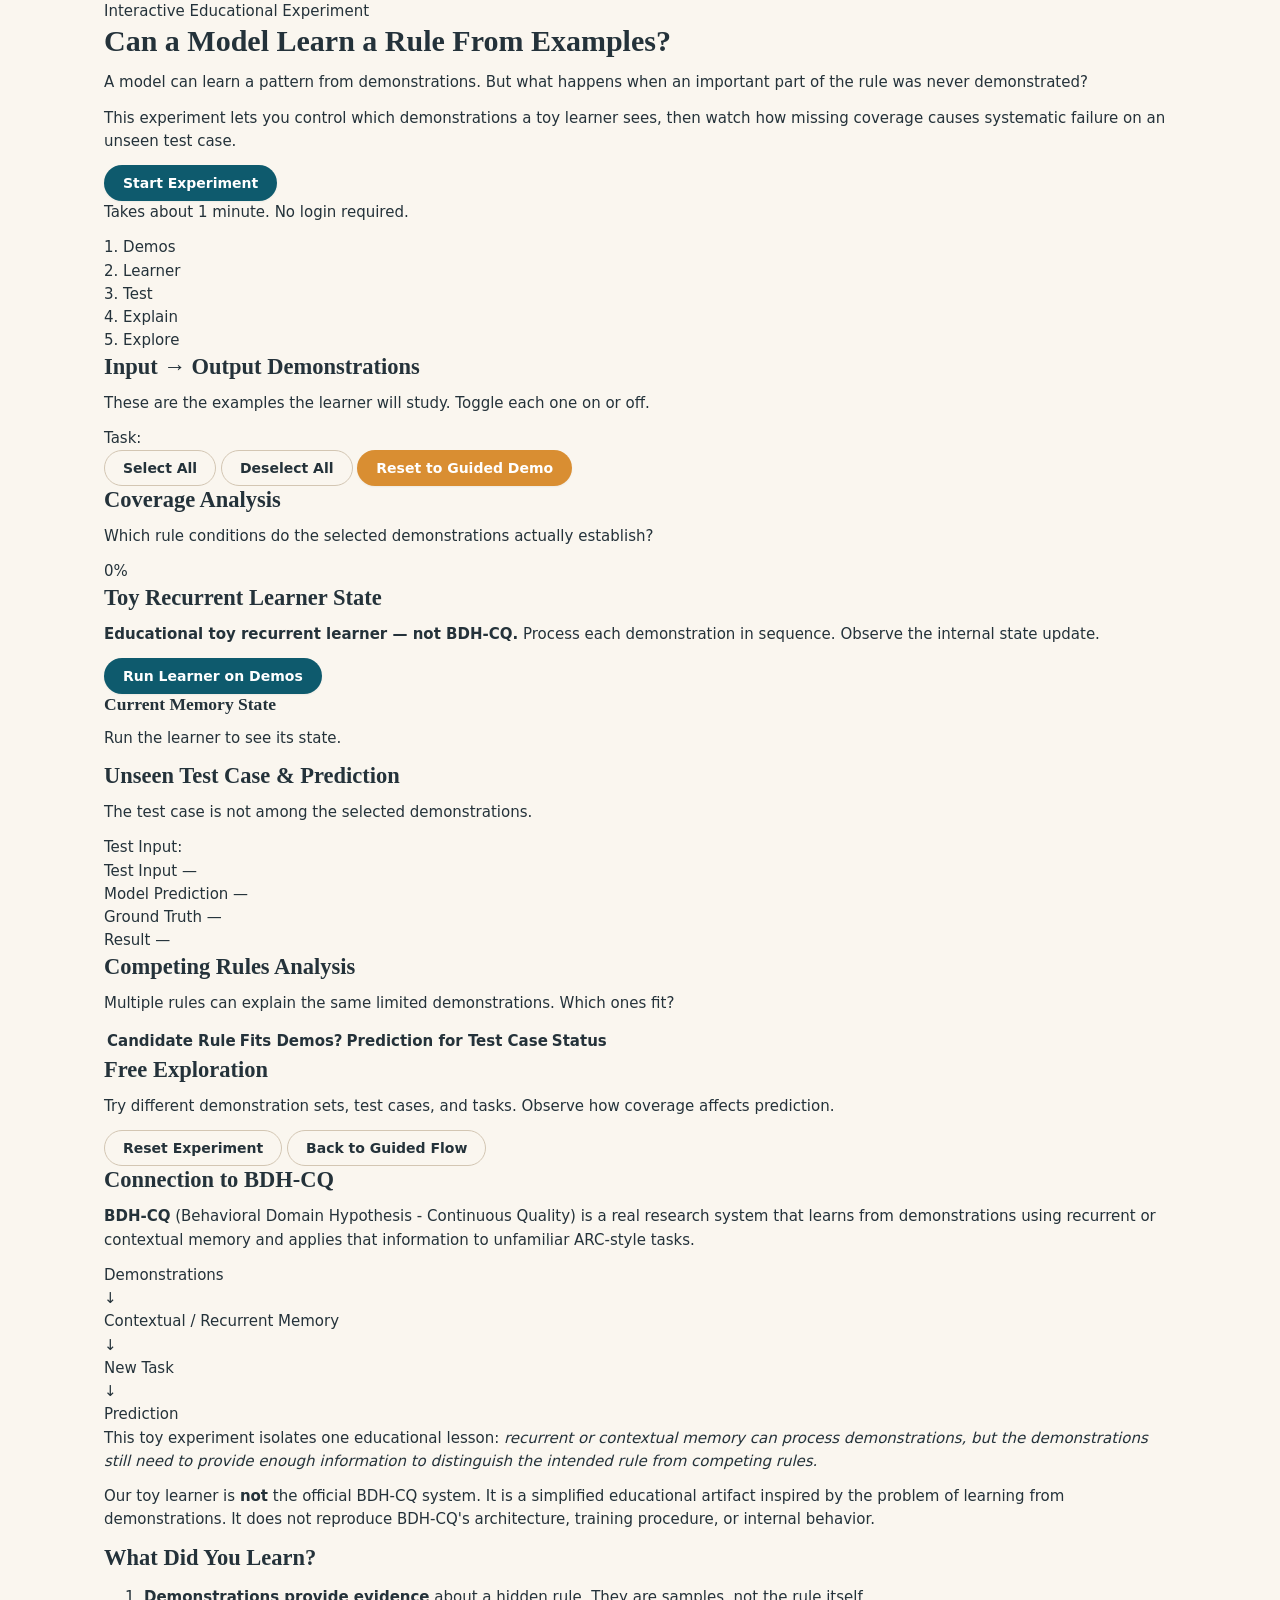
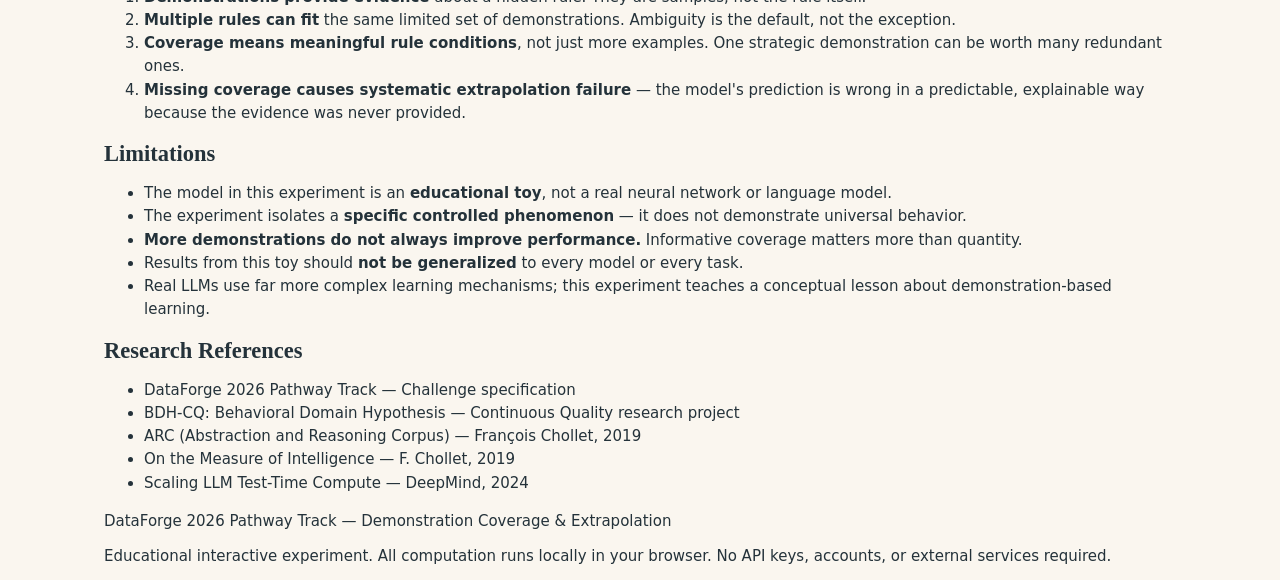
<file: index.html>
<!DOCTYPE html>
<html lang="en">
<head>
  <meta charset="UTF-8" />
  <meta name="viewport" content="width=device-width, initial-scale=1.0" />
  <title>Can a Model Learn a Rule From Examples?</title>
  <link rel="icon" href="data:image/svg+xml,<svg xmlns='http://www.w3.org/2000/svg' viewBox='0 0 100 100'><rect width='100' height='100' rx='18' fill='%233b6cb4'/><text x='50' y='66' font-size='44' text-anchor='middle' fill='white' font-family='system-ui'>R</text></svg>" />
  <link rel="stylesheet" href="styles.css" />
</head>
<body>

  <!-- ================================================================== -->
  <!-- INTRO                                                              -->
  <!-- ================================================================== -->
  <header class="intro" id="intro">
    <div class="container">
      <span class="intro-badge">Interactive Educational Experiment</span>
      <h1 class="intro-title">Can a Model Learn a Rule From Examples?</h1>
      <p class="intro-lead">
        A model can learn a pattern from demonstrations. But what happens
        when an important part of the rule was never demonstrated?
      </p>
      <p class="intro-sub">
        This experiment lets you control which demonstrations a toy learner
        sees, then watch how missing coverage causes systematic failure on
        an unseen test case.
      </p>
      <button class="btn btn-primary btn-lg" id="btn-start">Start Experiment</button>
      <p class="intro-hint">Takes about 1 minute. No login required.</p>
    </div>
  </header>

  <!-- ================================================================== -->
  <!-- EXPERIMENT                                                         -->
  <!-- ================================================================== -->
  <main class="experiment hidden" id="experiment">

    <!-- Step indicator -->
    <nav class="step-bar" id="step-bar">
      <div class="container step-bar-inner">
        <div class="step-pill active" data-step="1">1. Demos</div>
        <div class="step-pill" data-step="2">2. Learner</div>
        <div class="step-pill" data-step="3">3. Test</div>
        <div class="step-pill" data-step="4">4. Explain</div>
        <div class="step-pill" data-step="5">5. Explore</div>
      </div>
    </nav>

    <div class="container experiment-body">

      <!-- ==================== SECTION 1: Demonstrations ==================== -->
      <section class="panel" id="panel-demos">
        <div class="panel-head">
          <h2>Input → Output Demonstrations</h2>
          <p class="panel-sub">These are the examples the learner will study. Toggle each one on or off.</p>
        </div>

        <div class="task-selector">
          <span class="label-sm">Task:</span>
          <div class="task-tabs" id="task-tabs"></div>
        </div>

        <div class="demo-grid" id="demo-grid"></div>

        <div class="panel-actions">
          <button class="btn btn-ghost" id="btn-select-all">Select All</button>
          <button class="btn btn-ghost" id="btn-deselect-all">Deselect All</button>
          <button class="btn btn-accent" id="btn-reset-guided">Reset to Guided Demo</button>
        </div>
      </section>

      <!-- ==================== SECTION 2: Coverage ==================== -->
      <section class="panel" id="panel-coverage">
        <div class="panel-head">
          <h2>Coverage Analysis</h2>
          <p class="panel-sub">Which rule conditions do the selected demonstrations actually establish?</p>
        </div>

        <div class="coverage-bar-wrap">
          <div class="coverage-bar-bg">
            <div class="coverage-bar-fill" id="coverage-fill"></div>
          </div>
          <span class="coverage-pct" id="coverage-pct">0%</span>
        </div>

        <div class="coverage-grid" id="coverage-grid"></div>
      </section>

      <!-- ==================== SECTION 3: Learner State ==================== -->
      <section class="panel" id="panel-learner">
        <div class="panel-head">
          <h2>Toy Recurrent Learner State</h2>
          <p class="panel-sub">
            <strong>Educational toy recurrent learner — not BDH-CQ.</strong>
            Process each demonstration in sequence. Observe the internal state update.
          </p>
        </div>

        <div class="learner-flow" id="learner-flow"></div>

        <button class="btn btn-primary" id="btn-run-learner">Run Learner on Demos</button>

        <div class="learner-state-box" id="learner-state-box">
          <h3>Current Memory State</h3>
          <div class="learner-state-content" id="learner-state-content">
            <p class="muted">Run the learner to see its state.</p>
          </div>
        </div>
      </section>

      <!-- ==================== SECTION 4: Test & Competing Rules ========== -->
      <section class="panel" id="panel-test">
        <div class="panel-head">
          <h2>Unseen Test Case &amp; Prediction</h2>
          <p class="panel-sub">The test case is not among the selected demonstrations.</p>
        </div>

        <div class="test-controls">
          <label class="label-sm">Test Input:</label>
          <div class="test-input-group" id="test-input-group"></div>
        </div>

        <div class="test-result" id="test-result">
          <div class="test-card">
            <span class="test-label">Test Input</span>
            <span class="test-val" id="test-input-val">—</span>
          </div>
          <div class="test-card">
            <span class="test-label">Model Prediction</span>
            <span class="test-val" id="test-pred-val">—</span>
          </div>
          <div class="test-card">
            <span class="test-label">Ground Truth</span>
            <span class="test-val" id="test-gt-val">—</span>
          </div>
          <div class="test-card test-verdict-card">
            <span class="test-label">Result</span>
            <span class="test-verdict" id="test-verdict">—</span>
          </div>
        </div>

        <div class="explanation-box" id="test-explanation"></div>
      </section>

      <!-- ==================== SECTION 5: Competing Rules ================== -->
      <section class="panel" id="panel-competing">
        <div class="panel-head">
          <h2>Competing Rules Analysis</h2>
          <p class="panel-sub">Multiple rules can explain the same limited demonstrations. Which ones fit?</p>
        </div>

        <div class="competing-table-wrap" id="competing-table-wrap">
          <table class="competing-table" id="competing-table">
            <thead>
              <tr>
                <th>Candidate Rule</th>
                <th>Fits Demos?</th>
                <th>Prediction for Test Case</th>
                <th>Status</th>
              </tr>
            </thead>
            <tbody id="competing-tbody"></tbody>
          </table>
        </div>

        <div class="competing-explanation" id="competing-explanation"></div>
      </section>

      <!-- ==================== GUIDED PROMPTS ============================== -->
      <div class="guided-prompt" id="guided-prompt">
        <div class="guided-prompt-inner" id="guided-prompt-inner"></div>
      </div>

      <!-- ==================== FREE EXPLORATION ============================ -->
      <section class="panel panel-free hidden" id="panel-free">
        <div class="panel-head">
          <h2>Free Exploration</h2>
          <p class="panel-sub">
            Try different demonstration sets, test cases, and tasks.
            Observe how coverage affects prediction.
          </p>
        </div>

        <div class="exploration-controls">
          <button class="btn btn-ghost" id="btn-explore-reset">Reset Experiment</button>
          <button class="btn btn-ghost" id="btn-explore-guided">Back to Guided Flow</button>
        </div>
      </section>

    </div>
  </main>

  <!-- ================================================================== -->
  <!-- BDH-CQ INTEGRATION                                                 -->
  <!-- ================================================================== -->
  <section class="support-section hidden" id="section-bdhcq">
    <div class="container">
      <div class="support-card">
        <h2>Connection to BDH-CQ</h2>
        <p>
          <strong>BDH-CQ</strong> (Behavioral Domain Hypothesis - Continuous Quality)
          is a real research system that learns from demonstrations using recurrent
          or contextual memory and applies that information to unfamiliar ARC-style tasks.
        </p>

        <div class="bdhcq-diagram">
          <div class="diagram-node">Demonstrations</div>
          <div class="diagram-arrow">&darr;</div>
          <div class="diagram-node diagram-node-mem">Contextual / Recurrent Memory</div>
          <div class="diagram-arrow">&darr;</div>
          <div class="diagram-node">New Task</div>
          <div class="diagram-arrow">&darr;</div>
          <div class="diagram-node diagram-node-out">Prediction</div>
        </div>

        <p>
          This toy experiment isolates one educational lesson: <em>recurrent or
          contextual memory can process demonstrations, but the demonstrations
          still need to provide enough information to distinguish the intended rule
          from competing rules.</em>
        </p>
        <p class="bdhcq-note">
          Our toy learner is <strong>not</strong> the official BDH-CQ system.
          It is a simplified educational artifact inspired by the problem of
          learning from demonstrations. It does not reproduce BDH-CQ's
          architecture, training procedure, or internal behavior.
        </p>
      </div>
    </div>
  </section>

  <!-- ================================================================== -->
  <!-- TAKEAWAYS                                                          -->
  <!-- ================================================================== -->
  <section class="support-section hidden" id="section-takeaways">
    <div class="container">
      <div class="support-card">
        <h2>What Did You Learn?</h2>
        <ol class="takeaway-list">
          <li>
            <strong>Demonstrations provide evidence</strong> about a hidden rule.
            They are samples, not the rule itself.
          </li>
          <li>
            <strong>Multiple rules can fit</strong> the same limited set of
            demonstrations. Ambiguity is the default, not the exception.
          </li>
          <li>
            <strong>Coverage means meaningful rule conditions</strong>, not just
            more examples. One strategic demonstration can be worth many redundant ones.
          </li>
          <li>
            <strong>Missing coverage causes systematic extrapolation failure</strong>
            — the model's prediction is wrong in a predictable,
            explainable way because the evidence was never provided.
          </li>
        </ol>
      </div>
    </div>
  </section>

  <!-- ================================================================== -->
  <!-- LIMITATIONS                                                        -->
  <!-- ================================================================== -->
  <section class="support-section hidden" id="section-limitations">
    <div class="container">
      <div class="support-card">
        <h2>Limitations</h2>
        <ul class="limitation-list">
          <li>The model in this experiment is an <strong>educational toy</strong>, not a real neural network or language model.</li>
          <li>The experiment isolates a <strong>specific controlled phenomenon</strong> — it does not demonstrate universal behavior.</li>
          <li><strong>More demonstrations do not always improve performance.</strong> Informative coverage matters more than quantity.</li>
          <li>Results from this toy should <strong>not be generalized</strong> to every model or every task.</li>
          <li>Real LLMs use far more complex learning mechanisms; this experiment teaches a conceptual lesson about demonstration-based learning.</li>
        </ul>
      </div>
    </div>
  </section>

  <!-- ================================================================== -->
  <!-- REFERENCES                                                         -->
  <!-- ================================================================== -->
  <section class="support-section hidden" id="section-references">
    <div class="container">
      <div class="support-card">
        <h2>Research References</h2>
        <ul class="ref-list">
          <li>DataForge 2026 Pathway Track — Challenge specification</li>
          <li>BDH-CQ: Behavioral Domain Hypothesis — Continuous Quality research project</li>
          <li>ARC (Abstraction and Reasoning Corpus) — François Chollet, 2019</li>
          <li>On the Measure of Intelligence — F. Chollet, 2019</li>
          <li>Scaling LLM Test-Time Compute — DeepMind, 2024</li>
        </ul>
      </div>
    </div>
  </section>

  <!-- ================================================================== -->
  <!-- CREDITS                                                            -->
  <!-- ================================================================== -->
  <footer class="site-footer hidden" id="section-credits">
    <div class="container">
      <p class="footer-line">DataForge 2026 Pathway Track — Demonstration Coverage &amp; Extrapolation</p>
      <p class="footer-line footer-small">
        Educational interactive experiment. All computation runs locally in your browser.
        No API keys, accounts, or external services required.
      </p>
    </div>
  </footer>

  <script src="app.js"></script>
</body>
</html>
</file>
<file: styles.css>
/* ==========================================================================
   VeRoof design tokens & styles
   ========================================================================== */

:root {
  /* Palette — light, airy, warm paper */
  --paper: #faf6ef;
  --surface: #ffffff;
  --surface-2: #f3ece1;
  --ink: #24323a;
  --ink-soft: #5a6b73;
  --ink-faint: #8a979d;

  /* Brand — deep teal */
  --brand: #0e5a6d;
  --brand-deep: #0a4554;
  --brand-soft: #e3eef0;

  /* Warm accent — muted gold */
  --accent: #d98e32;
  --accent-soft: #f7ead6;

  /* Status colors (intentional, restrained) */
  --status-approved: #2f7d5c;
  --status-approved-soft: #e3efe8;
  --status-info: #c98a2d;
  --status-info-soft: #faf0dc;
  --status-issue: #c14e45;
  --status-issue-soft: #f8e5e2;
  --status-escalate: #4a6fa5;
  --status-escalate-soft: #e6edf6;

  --line: #e6ddd0;
  --line-strong: #d3c6b3;

  /* Radii */
  --r-xs: 4px;
  --r-sm: 8px;
  --r-md: 12px;
  --r-lg: 16px;
  --r-pill: 999px;

  /* Spacing */
  --sp-1: 4px;
  --sp-2: 8px;
  --sp-3: 12px;
  --sp-4: 16px;
  --sp-5: 24px;
  --sp-6: 32px;
  --sp-7: 48px;
  --sp-8: 64px;

  /* Shadows */
  --shadow-1: 0 1px 2px rgba(36, 50, 58, 0.06);
  --shadow-2: 0 1px 3px rgba(36, 50, 58, 0.06), 0 6px 20px rgba(36, 50, 58, 0.07);
  --shadow-3: 0 2px 6px rgba(36, 50, 58, 0.08), 0 18px 40px rgba(36, 50, 58, 0.1);

  /* Typography */
  --font-display: "Fraunces", Georgia, "Times New Roman", serif;
  --font-body: "Nunito Sans", "Segoe UI", system-ui, -apple-system, sans-serif;
}

* {
  box-sizing: border-box;
}

html,
body {
  margin: 0;
  padding: 0;
}

body {
  font-family: var(--font-body);
  background: var(--paper);
  color: var(--ink);
  font-size: 15px;
  line-height: 1.55;
  -webkit-font-smoothing: antialiased;
}

button,
input,
select,
textarea {
  font-family: inherit;
  font-size: inherit;
  color: inherit;
}

::selection {
  background: var(--brand-soft);
}

h1, h2, h3, h4 {
  font-family: var(--font-display);
  font-weight: 600;
  line-height: 1.2;
  color: var(--ink);
  margin: 0 0 var(--sp-3);
}

p {
  margin: 0 0 var(--sp-3);
}

a {
  color: var(--brand);
  text-decoration: none;
}

.container {
  max-width: 1120px;
  margin: 0 auto;
  padding: 0 var(--sp-5);
}

/* ---- Top header ------------------------------------------------------- */

.topbar {
  position: sticky;
  top: 0;
  z-index: 40;
  background: rgba(250, 246, 239, 0.88);
  backdrop-filter: blur(8px);
  border-bottom: 1px solid var(--line);
}

.topbar-inner {
  display: flex;
  align-items: center;
  justify-content: space-between;
  padding: var(--sp-3) var(--sp-5);
  max-width: 1120px;
  margin: 0 auto;
}

.brand {
  display: flex;
  align-items: center;
  gap: var(--sp-3);
  cursor: pointer;
}

.brand-mark {
  width: 38px;
  height: 38px;
  border-radius: var(--r-md);
  background: linear-gradient(135deg, var(--brand), var(--brand-deep));
  color: #fff;
  display: grid;
  place-items: center;
  font-family: var(--font-display);
  font-weight: 700;
  letter-spacing: 0.5px;
  box-shadow: var(--shadow-1);
}

.brand-name {
  font-family: var(--font-display);
  font-size: 22px;
  font-weight: 700;
  color: var(--ink);
  letter-spacing: 0.3px;
}

.brand-tagline {
  font-size: 11.5px;
  color: var(--ink-soft);
  letter-spacing: 0.6px;
  text-transform: uppercase;
  font-weight: 700;
}

.topbar-actions {
  display: flex;
  gap: var(--sp-2);
  align-items: center;
}

/* ---- Buttons ---------------------------------------------------------- */

.btn {
  display: inline-flex;
  align-items: center;
  gap: var(--sp-2);
  border: 1px solid transparent;
  border-radius: var(--r-pill);
  padding: 9px 18px;
  font-weight: 700;
  font-size: 14px;
  cursor: pointer;
  transition: transform 0.12s ease, box-shadow 0.18s ease, background 0.18s ease, border-color 0.18s ease, color 0.18s ease;
}

.btn:active {
  transform: translateY(1px);
}

.btn-primary {
  background: var(--brand);
  color: #fff;
  box-shadow: var(--shadow-1);
}

.btn-primary:hover {
  background: var(--brand-deep);
  box-shadow: var(--shadow-2);
}

.btn-accent {
  background: var(--accent);
  color: #fff;
  box-shadow: var(--shadow-1);
}

.btn-accent:hover {
  filter: brightness(1.04);
  box-shadow: var(--shadow-2);
}

.btn-ghost {
  background: transparent;
  border-color: var(--line-strong);
  color: var(--ink);
}

.btn-ghost:hover {
  border-color: var(--brand);
  color: var(--brand);
  background: var(--brand-soft);
}

.btn-soft {
  background: var(--surface-2);
  color: var(--ink);
  border-color: var(--line);
}

.btn-soft:hover {
  border-color: var(--line-strong);
  background: var(--line);
}

.btn[disabled] {
  opacity: 0.5;
  cursor: not-allowed;
  box-shadow: none;
}

.icon-btn {
  border: 1px solid var(--line);
  background: var(--surface);
  color: var(--ink-soft);
  width: 36px;
  height: 36px;
  border-radius: var(--r-pill);
  display: inline-grid;
  place-items: center;
  cursor: pointer;
  transition: all 0.15s ease;
}

.icon-btn:hover {
  color: var(--brand);
  border-color: var(--brand);
  background: var(--brand-soft);
}

/* ---- Views & transitions ----------------------------------------------- */

.view {
  display: none;
  animation: fade-up 0.32s ease both;
}

.view.active {
  display: block;
}

@keyframes fade-up {
  from {
    opacity: 0;
    transform: translateY(10px);
  }
  to {
    opacity: 1;
    transform: translateY(0);
  }
}

/* ---- Landing ---------------------------------------------------------- */

.hero {
  display: grid;
  grid-template-columns: 1.15fr 0.85fr;
  gap: var(--sp-7);
  padding: var(--sp-8) 0 var(--sp-7);
  align-items: center;
}

.hero-eyebrow {
  display: inline-flex;
  align-items: center;
  gap: var(--sp-2);
  background: var(--brand-soft);
  color: var(--brand);
  border-radius: var(--r-pill);
  padding: 5px 13px;
  font-size: 12.5px;
  font-weight: 700;
  letter-spacing: 0.3px;
  margin-bottom: var(--sp-4);
}

.hero h1 {
  font-size: clamp(34px, 4.6vw, 52px);
  margin-bottom: var(--sp-4);
}

.hero h1 .accent {
  color: var(--brand);
  position: relative;
}

.hero-lead {
  font-size: 17px;
  color: var(--ink-soft);
  max-width: 54ch;
  margin-bottom: var(--sp-5);
}

.hero-ctas {
  display: flex;
  gap: var(--sp-3);
  flex-wrap: wrap;
}

.hero-note {
  margin-top: var(--sp-4);
  font-size: 12.5px;
  color: var(--ink-faint);
}

/* Gentle entrance — hero copy lifts in as a block, proof panel a beat later.
   Fast, subtle, and re-runs whenever the landing view opens. */
.hero .hero-eyebrow,
.hero h1,
.hero .hero-lead,
.hero .hero-ctas,
.hero .hero-note,
.hero .proof-panel {
  animation: fade-up 0.42s ease both;
}

.hero .hero-eyebrow { animation-delay: 0.03s; }
.hero h1 { animation-delay: 0.08s; }
.hero .hero-lead { animation-delay: 0.13s; }
.hero .hero-ctas { animation-delay: 0.18s; }
.hero .hero-note { animation-delay: 0.23s; }
.hero .proof-panel { animation-delay: 0.12s; }

@media (prefers-reduced-motion: reduce) {
  .hero .hero-eyebrow,
  .hero h1,
  .hero .hero-lead,
  .hero .hero-ctas,
  .hero .hero-note,
  .hero .proof-panel {
    animation: none;
  }
}

/* Landing side: process steps */

.proof-panel {
  background: var(--surface);
  border: 1px solid var(--line);
  border-radius: var(--r-lg);
  box-shadow: var(--shadow-2);
  padding: var(--sp-5);
  position: relative;
}

.proof-panel::before {
  content: "";
  position: absolute;
  inset: -8px -8px auto auto;
  width: 90px;
  height: 90px;
  background: radial-gradient(closest-side, var(--accent-soft), transparent);
  border-radius: var(--r-lg);
  z-index: -1;
}

.proof-title {
  font-family: var(--font-display);
  font-size: 17px;
  margin-bottom: var(--sp-4);
  display: flex;
  align-items: center;
  gap: var(--sp-2);
}

.proof-steps {
  display: grid;
  gap: var(--sp-4);
}

.proof-step {
  display: flex;
  gap: var(--sp-3);
  align-items: flex-start;
  margin: 0 calc(var(--sp-3) * -1);
  padding: var(--sp-2) var(--sp-3);
  border-radius: var(--r-sm);
  cursor: default;
  outline: none;
  transition: background 0.18s ease, transform 0.18s ease, box-shadow 0.18s ease;
}

.proof-step:hover,
.proof-step:focus-visible,
.proof-step.proof-active {
  background: var(--surface-2);
  transform: translateX(3px);
  box-shadow: var(--shadow-1);
}

.proof-step:hover .proof-step-num,
.proof-step:focus-visible .proof-step-num,
.proof-step.proof-active .proof-step-num {
  background: var(--brand);
  color: #fff;
}

.proof-step-extra {
  display: none;
  font-size: 12.5px;
  color: var(--brand);
  margin: var(--sp-1) 0 0 !important;
}

.proof-step:hover .proof-step-extra,
.proof-step:focus-visible .proof-step-extra,
.proof-step.proof-active .proof-step-extra {
  display: block;
  animation: fade-up 0.22s ease both;
}

@media (prefers-reduced-motion: reduce) {
  .proof-step,
  .proof-step:hover,
  .proof-step.proof-active {
    transform: none;
  }
}

.proof-step-num {
  width: 26px;
  height: 26px;
  border-radius: var(--r-pill);
  background: var(--brand-soft);
  color: var(--brand);
  font-weight: 800;
  font-size: 13px;
  display: grid;
  place-items: center;
  flex: none;
  margin-top: 2px;
}

.proof-step h4 {
  margin: 0 0 3px;
  font-size: 15px;
}

.proof-step p {
  margin: 0;
  font-size: 13.5px;
  color: var(--ink-soft);
}

/* Recent reviews panel */

.recent {
  margin-top: var(--sp-7);
  padding-bottom: var(--sp-8);
}

.recent-head {
  display: flex;
  align-items: baseline;
  justify-content: space-between;
  gap: var(--sp-3);
  flex-wrap: wrap;
  margin-bottom: var(--sp-4);
}

.recent-head h2 {
  font-size: 22px;
  margin: 0;
}

.recent-tools {
  display: flex;
  align-items: center;
  gap: var(--sp-2);
  flex-wrap: wrap;
}

.recent-tools select {
  font-family: var(--font-body);
  font-size: 13px;
  color: var(--ink);
  background: var(--surface);
  border: 1px solid var(--line);
  border-radius: var(--r-sm);
  padding: 7px 10px;
  cursor: pointer;
}

.recent-tools select:focus {
  outline: none;
  border-color: var(--brand);
  box-shadow: 0 0 0 3px var(--brand-soft);
}

.recent-grid {
  display: grid;
  grid-template-columns: repeat(auto-fill, minmax(240px, 1fr));
  gap: var(--sp-4);
}

.recent-card {
  background: var(--surface);
  border: 1px solid var(--line);
  border-radius: var(--r-md);
  padding: var(--sp-4);
  box-shadow: var(--shadow-1);
  cursor: pointer;
  transition: all 0.18s ease;
  animation: fade-up 0.32s ease both;
}

.recent-count {
  font-family: var(--font-body);
  font-size: 12px;
  font-weight: 800;
  color: var(--brand);
  background: var(--brand-soft);
  border-radius: var(--r-pill);
  padding: 2px 10px;
  vertical-align: 2px;
}

@media (prefers-reduced-motion: reduce) {
  .recent-card {
    animation: none;
  }
}

.recent-card:hover {
  box-shadow: var(--shadow-2);
  transform: translateY(-2px);
  border-color: var(--line-strong);
}

.status-chip {
  display: inline-flex;
  align-items: center;
  gap: 6px;
  border-radius: var(--r-pill);
  padding: 3px 11px;
  font-size: 12px;
  font-weight: 800;
  letter-spacing: 0.3px;
  text-transform: uppercase;
}

.status-chip .dot {
  width: 6px;
  height: 6px;
  border-radius: var(--r-pill);
  background: currentColor;
}

.status-disposition {
  color: var(--status-approved);
  background: var(--status-approved-soft);
}

.status-disposition.reject {
  color: var(--status-issue);
  background: var(--status-issue-soft);
}

.status-disposition.request_info {
  color: var(--status-info);
  background: var(--status-info-soft);
}

.status-disposition.escalate {
  color: var(--status-escalate);
  background: var(--status-escalate-soft);
}

/* ---- Submit view ------------------------------------------------------ */

.submit-layout {
  display: grid;
  grid-template-columns: 250px 1fr;
  gap: var(--sp-6);
  padding: var(--sp-7) 0;
}

.stepper {
  position: sticky;
  top: 90px;
  align-self: start;
}

.stepper-step {
  display: flex;
  gap: var(--sp-3);
  padding: var(--sp-3);
  border-radius: var(--r-md);
  color: var(--ink-faint);
  align-items: flex-start;
}

.stepper-step.active {
  background: var(--surface);
  box-shadow: var(--shadow-1);
  border: 1px solid var(--line);
  color: var(--ink);
}

.stepper-step.done {
  color: var(--status-approved);
}

.stepper-num {
  width: 24px;
  height: 24px;
  border-radius: var(--r-pill);
  border: 1.5px solid currentColor;
  display: grid;
  place-items: center;
  font-size: 12.5px;
  font-weight: 800;
  flex: none;
}

.stepper-step.done .stepper-num {
  border-color: var(--status-approved);
}

.stepper h4 {
  margin: 0 0 2px;
  font-size: 14.5px;
}

.stepper p {
  margin: 0;
  font-size: 12.5px;
  color: var(--ink-faint);
}

/* Submit cards */

.submit-card {
  background: var(--surface);
  border: 1px solid var(--line);
  border-radius: var(--r-md);
  box-shadow: var(--shadow-1);
  padding: var(--sp-5);
  margin-bottom: var(--sp-5);
}

.card-head {
  display: flex;
  align-items: center;
  justify-content: space-between;
  gap: var(--sp-3);
  margin-bottom: var(--sp-4);
  flex-wrap: wrap;
}

.card-head h3 {
  margin: 0;
  font-size: 17px;
  display: flex;
  align-items: center;
  gap: var(--sp-2);
}

.card-head .tag {
  font-size: 11px;
  font-weight: 800;
  letter-spacing: 0.4px;
  text-transform: uppercase;
  background: var(--surface-2);
  border: 1px solid var(--line);
  color: var(--ink-soft);
  padding: 3px 9px;
  border-radius: var(--r-pill);
}

.card-actions {
  display: flex;
  gap: var(--sp-2);
  align-items: center;
}

.toggle-row {
  display: flex;
  align-items: center;
  justify-content: space-between;
  margin-bottom: var(--sp-5);
}

.toggle-label {
  font-weight: 700;
  font-size: 14.5px;
}

.seg {
  display: inline-flex;
  border: 1px solid var(--line-strong);
  border-radius: var(--r-pill);
  overflow: hidden;
  background: var(--surface);
}

.seg button {
  border: 0;
  background: transparent;
  padding: 8px 18px;
  font-weight: 700;
  font-size: 13.5px;
  color: var(--ink-soft);
  cursor: pointer;
  transition: all 0.16s ease;
}

.seg button.active {
  background: var(--brand);
  color: #fff;
}

.seg button:hover:not(.active) {
  background: var(--brand-soft);
  color: var(--brand);
}

/* Form fields */

.field {
  margin-bottom: var(--sp-4);
}

.field label {
  display: block;
  font-size: 13px;
  font-weight: 800;
  letter-spacing: 0.2px;
  color: var(--ink-soft);
  margin-bottom: var(--sp-2);
}

textarea,
.select-wrap select {
  width: 100%;
  border: 1px solid var(--line-strong);
  border-radius: var(--r-sm);
  background: #fffdfa;
  padding: 12px 14px;
  font-size: 14px;
  color: var(--ink);
  transition: border-color 0.16s ease, box-shadow 0.16s ease;
}

textarea {
  resize: vertical;
  min-height: 140px;
  line-height: 1.5;
}

textarea:focus,
.select-wrap select:focus {
  outline: none;
  border-color: var(--brand);
  box-shadow: 0 0 0 3px var(--brand-soft);
}

textarea::placeholder {
  color: var(--ink-faint);
}

.select-wrap {
  position: relative;
}

.select-wrap select {
  appearance: none;
  padding-right: 40px;
  cursor: pointer;
}

.select-wrap::after {
  content: "\25be";
  position: absolute;
  right: 14px;
  top: 50%;
  transform: translateY(-50%);
  color: var(--ink-soft);
  pointer-events: none;
}

.field-hint {
  font-size: 12px;
  color: var(--ink-faint);
  margin-top: var(--sp-2);
}

/* Required docs mini-checklist */

.reqdocs {
  background: var(--surface-2);
  border: 1px dashed var(--line-strong);
  border-radius: var(--r-sm);
  padding: var(--sp-3) var(--sp-4);
  display: flex;
  gap: var(--sp-3);
  flex-wrap: wrap;
  align-items: center;
  margin-top: var(--sp-4);
}

.reqdocs-title {
  font-size: 12px;
  font-weight: 800;
  letter-spacing: 0.4px;
  text-transform: uppercase;
  color: var(--ink-soft);
}

.reqdocs-tag {
  font-size: 12px;
  background: var(--surface);
  border: 1px solid var(--line);
  padding: 3px 10px;
  border-radius: var(--r-pill);
  color: var(--ink-soft);
  display: inline-flex;
  align-items: center;
  gap: 5px;
}

.reqdocs-tag.required-now {
  border-color: var(--accent);
  color: var(--brand);
  background: var(--accent-soft);
  font-weight: 700;
}

.submit-bar {
  display: flex;
  align-items: center;
  justify-content: space-between;
  gap: var(--sp-3);
  margin-top: var(--sp-4);
}

.submit-bar .btn {
  padding: 12px 26px;
  font-size: 15px;
}

.submit-hint {
  font-size: 12.5px;
  color: var(--ink-faint);
}

/* ---- Progress view ---------------------------------------------------- */

.progress-wrap {
  max-width: 620px;
  margin: var(--sp-8) auto;
  text-align: center;
}

.progress-wrap .brand-mark {
  width: 56px;
  height: 56px;
  margin: 0 auto var(--sp-5);
  font-size: 22px;
  border-radius: var(--r-pill);
}

.progress-title {
  font-size: 24px;
  margin-bottom: var(--sp-2);
}

.progress-sub {
  color: var(--ink-soft);
  margin-bottom: var(--sp-6);
}

.stage-list {
  text-align: left;
  background: var(--surface);
  border: 1px solid var(--line);
  border-radius: var(--r-md);
  box-shadow: var(--shadow-1);
  padding: var(--sp-4);
  display: grid;
  gap: var(--sp-2);
}

.stage-item {
  display: flex;
  align-items: center;
  gap: var(--sp-3);
  padding: var(--sp-2) var(--sp-3);
  border-radius: var(--r-sm);
  color: var(--ink-faint);
  font-size: 14px;
}

.stage-item .stage-icon {
  width: 20px;
  height: 20px;
  border-radius: var(--r-pill);
  border: 2px solid var(--line-strong);
  display: grid;
  place-items: center;
  font-size: 11px;
  flex: none;
  transition: all 0.2s ease;
}

.stage-item.done {
  color: var(--ink);
}

.stage-item.done .stage-icon {
  background: var(--status-approved);
  border-color: var(--status-approved);
  color: #fff;
}

.stage-item.running {
  color: var(--ink);
}

.stage-item.running .stage-icon {
  border-color: var(--brand);
  border-top-color: transparent;
  animation: spin 0.9s linear infinite;
}

@keyframes spin {
  to {
    transform: rotate(360deg);
  }
}

/* ---- Report view ------------------------------------------------------ */

.report-wrap {
  padding: var(--sp-6) 0 var(--sp-8);
}

.report-toolbar {
  display: flex;
  align-items: center;
  justify-content: space-between;
  margin-bottom: var(--sp-5);
  gap: var(--sp-3);
  flex-wrap: wrap;
}

.report-toolbar h2 {
  margin: 0;
  font-size: 20px;
}

/* Disposition banner */

.disposition-banner {
  border-radius: var(--r-lg);
  padding: var(--sp-5) var(--sp-6);
  display: flex;
  gap: var(--sp-4);
  align-items: flex-start;
  margin-bottom: var(--sp-6);
  box-shadow: var(--shadow-2);
}

.disposition-banner .disp-icon {
  font-size: 30px;
  line-height: 1;
  flex: none;
  margin-top: 2px;
}

.disposition-banner h3 {
  margin: 0 0 var(--sp-1);
  font-size: 24px;
}

.disposition-banner p {
  margin: 0;
  max-width: 70ch;
}

.why-host {
  position: relative;
  display: inline-block;
  vertical-align: middle;
  margin-left: var(--sp-2);
  cursor: help;
  outline: none;
}

.why-glyph {
  display: inline-grid;
  place-items: center;
  width: 18px;
  height: 18px;
  border-radius: var(--r-pill);
  background: rgba(255, 255, 255, 0.85);
  color: var(--brand);
  font-size: 11px;
  font-weight: 800;
  border: 1px solid rgba(0, 0, 0, 0.08);
}

.why-tip {
  position: absolute;
  left: 50%;
  bottom: calc(100% + 8px);
  translate: -50% 4px;
  max-width: 330px;
  width: max-content;
  background: var(--surface);
  color: var(--ink);
  border: 1px solid var(--line);
  border-radius: var(--r-sm);
  box-shadow: var(--shadow-2);
  padding: var(--sp-2) var(--sp-3);
  font-size: 12.5px;
  font-weight: 500;
  text-align: left;
  line-height: 1.45;
  z-index: 40;
  opacity: 0;
  pointer-events: none;
  transition: opacity 0.15s ease, translate 0.15s ease;
}

.why-host:hover .why-tip,
.why-host:focus-visible .why-tip {
  opacity: 1;
  translate: -50% 0;
}

@media (max-width: 560px) {
  .why-tip {
    left: 0;
    translate: -8px 4px;
  }
  .why-host:hover .why-tip,
  .why-host:focus-visible .why-tip {
    translate: -8px 0;
  }
}

.disp-approved {
  background: var(--status-approved-soft);
  border-left: 5px solid var(--status-approved);
}

.disp-approved h3 {
  color: var(--status-approved);
}

.disp-request_info {
  background: var(--status-info-soft);
  border-left: 5px solid var(--status-info);
}

.disp-request_info h3 {
  color: var(--status-info);
}

.disp-escalate {
  background: var(--status-escalate-soft);
  border-left: 5px solid var(--status-escalate);
}

.disp-escalate h3 {
  color: var(--status-escalate);
}

.disp-reject {
  background: var(--status-issue-soft);
  border-left: 5px solid var(--status-issue);
}

.disp-reject h3 {
  color: var(--status-issue);
}

/* Report grid */

.report-grid {
  display: grid;
  grid-template-columns: repeat(2, 1fr);
  gap: var(--sp-5);
}

.report-section {
  background: var(--surface);
  border: 1px solid var(--line);
  border-radius: var(--r-md);
  box-shadow: var(--shadow-1);
  padding: var(--sp-5);
}

.report-section.full {
  grid-column: 1 / -1;
}

.report-section h3.section-title {
  margin: 0 0 var(--sp-4);
  font-size: 17px;
  display: flex;
  align-items: center;
  gap: var(--sp-2);
}

.section-title .icon {
  color: var(--brand);
}

/* Checklist */

.checklist-item {
  display: flex;
  align-items: flex-start;
  gap: var(--sp-3);
  padding: var(--sp-3) 0;
  border-bottom: 1px solid var(--line);
}

.checklist-item:last-child {
  border-bottom: 0;
}

.checklist-mark {
  width: 22px;
  height: 22px;
  border-radius: var(--r-pill);
  display: grid;
  place-items: center;
  font-size: 12px;
  font-weight: 900;
  flex: none;
  margin-top: 1px;
}

.mark-pass {
  background: var(--status-approved-soft);
  color: var(--status-approved);
}

.mark-fail {
  background: var(--status-issue-soft);
  color: var(--status-issue);
}

.checklist-label {
  font-weight: 700;
  font-size: 14px;
}

.checklist-meta {
  font-size: 12.5px;
  color: var(--ink-faint);
}

/* Contradiction callouts */

.contra-card {
  display: flex;
  gap: var(--sp-3);
  align-items: flex-start;
  background: var(--status-issue-soft);
  border: 1px solid transparent;
  border-left: 5px solid var(--status-issue);
  border-radius: var(--r-sm);
  padding: var(--sp-4);
  margin-bottom: var(--sp-3);
}

.contra-icon {
  font-size: 18px;
  flex: none;
  line-height: 1.4;
}

.contra-title {
  font-weight: 800;
  margin-bottom: var(--sp-1);
}

.contra-detail {
  font-size: 13.5px;
  color: var(--ink-soft);
}

.contra-source {
  font-size: 11.5px;
  font-weight: 700;
  letter-spacing: 0.4px;
  text-transform: uppercase;
  color: var(--status-issue);
  margin-top: var(--sp-2);
}

.contra-none {
  background: var(--status-approved-soft);
  border-left: 5px solid var(--status-approved);
  border-radius: var(--r-sm);
  padding: var(--sp-4);
  font-weight: 600;
  color: var(--status-approved);
}

/* Clause citation cards */

.clause-card {
  border: 1px solid var(--line);
  border-radius: var(--r-md);
  overflow: hidden;
  margin-bottom: var(--sp-3);
  background: var(--surface);
}

.clause-card.expanded {
  border-color: var(--line-strong);
  box-shadow: var(--shadow-1);
}

.clause-head {
  display: flex;
  align-items: center;
  gap: var(--sp-3);
  padding: var(--sp-3) var(--sp-4);
  cursor: pointer;
  transition: background 0.15s ease;
}

.clause-head:hover {
  background: var(--surface-2);
}

.clause-num {
  font-family: var(--font-display);
  font-weight: 700;
  color: var(--brand);
  background: var(--brand-soft);
  border-radius: var(--r-pill);
  padding: 4px 12px;
  font-size: 13px;
  flex: none;
  letter-spacing: 0.3px;
}

.clause-head h4 {
  margin: 0;
  font-size: 14.5px;
  flex: 1;
}

.clause-chevron {
  color: var(--ink-faint);
  transition: transform 0.2s ease;
}

.clause-card.expanded .clause-chevron {
  transform: rotate(180deg);
}

.clause-body {
  display: none;
  padding: 0 var(--sp-4) var(--sp-4);
}

.clause-card.expanded .clause-body {
  display: block;
}

.clause-quote {
  font-size: 13.5px;
  color: var(--ink-soft);
  border-left: 3px solid var(--line-strong);
  padding-left: var(--sp-3);
  margin: var(--sp-2) 0;
  white-space: pre-wrap;
}

.clause-relevance {
  font-size: 11.5px;
  color: var(--ink-faint);
  font-weight: 700;
  letter-spacing: 0.3px;
  text-transform: uppercase;
}

/* Recommendation panel */

.rec-card {
  grid-column: 1 / -1;
}

.rec-body {
  font-size: 15px;
  line-height: 1.6;
}

.rec-reason {
  color: var(--ink-soft);
  margin-top: var(--sp-2);
}

/* Findings table */

.findings-list {
  display: grid;
  gap: var(--sp-3);
}

.finding-item {
  display: flex;
  gap: var(--sp-3);
  align-items: flex-start;
  border: 1px solid var(--line);
  border-left-width: 4px;
  border-radius: var(--r-sm);
  padding: var(--sp-3) var(--sp-4);
}

.finding-item.status-pass {
  border-left-color: var(--status-approved);
}

.finding-item.status-fail,
.finding-item.status-issue,
.finding-item.status-contradiction {
  border-left-color: var(--status-issue);
}

.finding-item.status-warn,
.finding-item.status-info {
  border-left-color: var(--status-info);
}

.finding-item.status-escalate {
  border-left-color: var(--status-escalate);
}

.finding-status {
  font-size: 11px;
  font-weight: 800;
  letter-spacing: 0.4px;
  text-transform: uppercase;
  padding: 2px 9px;
  border-radius: var(--r-pill);
  flex: none;
  margin-top: 2px;
}

.finding-item .finding-title {
  font-weight: 700;
  margin-bottom: 2px;
}

.finding-item .finding-detail {
  font-size: 13px;
  color: var(--ink-soft);
  white-space: pre-wrap;
}

/* ---- States ----------------------------------------------------------- */

.code-block {
  background: #1f2d33;
  color: #f3ece1;
  border-radius: var(--r-sm);
  padding: var(--sp-4);
  font-family: Consolas, monospace;
  font-size: 12.5px;
  white-space: pre-wrap;
  overflow: auto;
  text-align: left;
}

.state-card {
  max-width: 560px;
  margin: var(--sp-8) auto;
  text-align: center;
}

.state-card .state-icon {
  font-size: 40px;
  margin-bottom: var(--sp-3);
}

.state-card h2 {
  font-size: 22px;
}

.error-detail {
  text-align: left;
  background: var(--surface);
  border: 1px solid var(--line);
  border-radius: var(--r-sm);
  padding: var(--sp-3);
  font-size: 13px;
  color: var(--ink-soft);
  margin-top: var(--sp-4);
}

/* ---- Footer ----------------------------------------------------------- */

.footer {
  border-top: 1px solid var(--line);
  padding: var(--sp-5) 0 var(--sp-6);
  color: var(--ink-faint);
  font-size: 12.5px;
}

.footer-inner {
  display: flex;
  justify-content: space-between;
  gap: var(--sp-3);
  flex-wrap: wrap;
}

/* ---- Responsive ------------------------------------------------------- */

@media (max-width: 900px) {
  .hero {
    grid-template-columns: 1fr;
    gap: var(--sp-5);
  }

  .submit-layout {
    grid-template-columns: 1fr;
  }

  .stepper {
    position: static;
    display: flex;
    overflow-x: auto;
    gap: var(--sp-2);
  }

  .stepper-step {
    flex: none;
    width: 200px;
  }

  .report-grid {
    grid-template-columns: 1fr;
  }
}

/* ---- Print / PDF ------------------------------------------------------ */

@media print {
  @page {
    margin: 12mm;
  }

  body {
    background: #fff;
    color: #000;
    -webkit-print-color-adjust: exact;
    print-color-adjust: exact;
  }

  /* Only the active view prints */
  .view {
    display: none !important;
  }
  .view.active {
    display: block !important;
  }

  .topbar,
  .footer,
  .btn,
  .why-glyph,
  .why-tip,
  .clause-chevron {
    display: none !important;
  }

  .wrap {
    padding: 0;
    max-width: none;
  }

  .report-toolbar {
    border-bottom: 1px solid #ccc;
    padding-bottom: var(--sp-3);
  }

  .report-section,
  .disposition-banner,
  .contra-card,
  .clause-card,
  .finding-item {
    break-inside: avoid;
    box-shadow: none !important;
  }

  .report-section,
  .clause-card,
  .contra-card,
  .finding-item {
    border: 1px solid #ddd !important;
  }

  .clause-body {
    display: block !important;
    padding: 0 var(--sp-4) var(--sp-4);
  }

  h1,
  h2,
  h3,
  h4 {
    break-after: avoid;
  }
</file>
